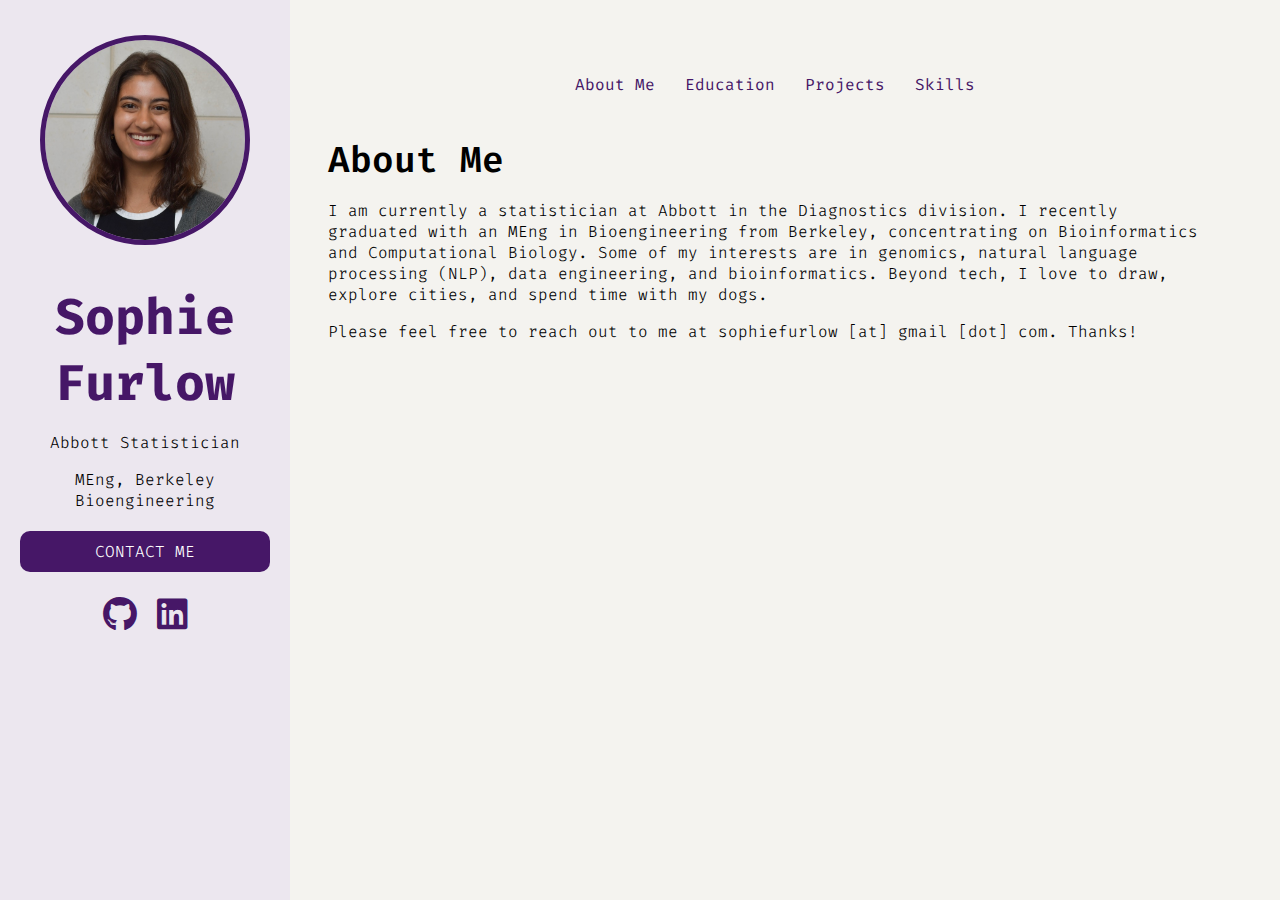
<file: index.html>
<!DOCTYPE html>
<html>

<head>
  <title>Sophie Furlow - Homepage</title>
  <link rel="stylesheet" href="./assets/css/styles.css">
  <link rel="stylesheet" href="https://cdnjs.cloudflare.com/ajax/libs/font-awesome/6.0.0-beta3/css/all.min.css">
  <link rel="preconnect" href="https://fonts.googleapis.com">
  <link rel="preconnect" href="https://fonts.gstatic.com" crossorigin>
  <link href="https://fonts.googleapis.com/css2?family=Fira+Code:wght@300..700&display=swap" rel="stylesheet">
</head>

<body>
  <header>
    <div class="menu">
      <ul>
        <li><a href="#" onclick="showSection('aboutme')">About Me</a></li>
        <li><a href="#" onclick="showSection('education')">Education</a></li>
        <li><a href="#" onclick="showSection('projects')">Projects</a></li>
        <li><a href="#" onclick="showSection('skills')">Skills</a></li>
      </ul>
    </div>
  </header>
  <div class="sidebar">
    <img src="images/calid.jpg" alt="Sophie Furlow">
    <h1>Sophie Furlow</h1>
    <p>Abbott Statistician</p>
    <p>MEng, Berkeley Bioengineering</p>
    <a href="mailto:sophiefurlow@gmail.com" class="contact-button">CONTACT ME</a>
    <ul class="socials">
      <li><a href="https://github.com/sfurlow8" target="_blank">
          <i class="fab fa-github"></i>
        </a></li>
      <li><a href="http://www.linkedin.com/in/sophie-furlow" target="_blank">
          <i class="fab fa-linkedin"></i>
        </a></li>
    </ul>
  </div>

  <div class="main-content">
    <section id="aboutme" class="section">
      <h2>About Me</h2>
      <p>I am currently a statistician at Abbott in the Diagnostics division. I recently graduated with an MEng in Bioengineering 
        from Berkeley, concentrating on Bioinformatics and Computational Biology. Some of my interests are in genomics, 
        natural language processing (NLP), data engineering, and bioinformatics.
        Beyond tech, I love to draw, explore cities, and spend time with my dogs. </p>
      <p>Please feel free to reach out to me at sophiefurlow [at] gmail [dot] com. Thanks!</p>
    </section>
    <section id="education" class="section">
      <h3 class="school">University of California, Berkeley</h3>
      <h2 class="degree">Master of Engineering, Bioengineering</h2>
      <h4>Berkeley, CA. 2023-2024.</h4>
      <p>Concentration on Bioinformatics and Computational Biology.</p>
      <p>Relevant coursework:</p>
      <ul class="conc">
        <li>computational and functional genomics</li>
        <li>machine learning and optimization for computational biology</li>
        <li>natural language processing</li>
        <li>genome engineering</li>
        <li>business of healthcare</li>
        <li>communication for engineering leaders</li>
      </ul>
      <h3 class="school">Northwestern University</h3>
      <h2 class="degree">Bachelor of Science, Biomedical Computation</h2>
      <h4>Evanston, IL. 2019-2023.</h4>
      <p>Minor in Data Engineering. Magna Cum Laude Graduate. Tau Beta Pi Engineering Honor Society.</p>
      <p>Relevant coursework:</p>
      <ul>
        <li>optimization</li>
        <li>statistics and machine learning</li>
        <li>data structures and algorithms</li>
        <li>data engineering & development</li>
        <li>linear algebra & differential equations</li>
        <li>molecular & cell biology</li>
        <li>genetics</li>
      </ul>
    </section>
    <section id="projects" class="section">
      <h2>Projects</h2>
      <p></p>
      <div class="project" id="coma">
        <div class="project-content">
          <h3>Predicting Coma Recovery with Multimodal Machine Learning</h3>
          <p>ML, NLP, Python</p>
        </div>
      </div>
      <div class="project" id="yeast">
        <div>
          <h3>Transcriptional Analysis of Stress Responses in Yeast</h3>
          <p>Unsupervised learning, transcriptomics</p>
        </div>
      </div>
      <div class="project" id="pd">
        <div class="project-content">
          <h3>At-Home Screening for Parkinson's Disease</h3>
          <p>App development, Swift</p>
        </div>
      </div>
      <div class="project" id="dataeng">
        <div class="'project-content">
          <h3>Data Engineering Pipeline Design</h3>
          <p>AWS, Airflow, Pyspark, PostgreSQL</p>
        </div>
      </div>
      <div class="project" id="tumor">
        <div class="'project-content">
          <h3>DenseNet Classification of Tumor Images</h3>
          <p>DL, image segmentation</p>
        </div>
      </div>

      <div class="modal-container" id="modal-container-coma">
        <div class="modal">
          <button id="close-coma" style="float: right;">x</button>
          <h1>Predicting Coma Recovery with Machine Learning of Multimodal Data</h1>
          <h2>UC Berkeley and UC San Francisco, 2023-2024</h2>
          <div class="container">
            <p>The standard of care in ICUs is to observe comatose patients for several days before making treatment
              decisions, but early action can lead to better recovery outcomes. We are deploying a model trained on
              historical patients’ neurophysiological data and doctor-written notes to predict the likely recovery
              outcome of new patients. The prediction is a decision support tool that helps physicians make earlier
              treatment decisions to help patients reach a higher level of functional independence post-coma. Using
              Python, we cluster the similarity of brainwave patterns and use natural language processing to correlate
              keywords in patients’ notes to their likely recovery outcomes.
              This work is in the process of publication.</p>
            <img src="images/visual_asset.jpg" alt="coma_visual">
          </div>

          <p><a href="https://github.com/sfurlow8/NLP-of-Medical-Notes" target="_blank">Github</a></p>
          <p><a href="images/brief.pdf" target="_blank">Project brief</a></p>
        </div>
      </div>

      <div class="modal-container" id="modal-container-yeast">
        <div class="modal">
          <button id="close-yeast" style="float: right;">x</button>
          <h1>Transcriptional Analysis of Stress Responses in Yeast</h1>
          <h2>Northwestern University and NSF Simons Center for Quantitative Biology, 2021</h2>
          <p>The goal of the project was to investigate multi-kinase control of environmental stress responsive
            transcription in yeast. What kinases transmit stress signals and what roles of theirs are contingent on
            the environment? My research sought to build on research presented in Mace PLOS 2020 that showed how
            kinases are involved in regulating genes in particular environments.
            I aligned RNA-seq transcripts to a yeast reference genome using STAR in a computing cluster and analyzed them 
            using DESeq2. Using GO analysis and further research on the genotypes clustered together in PCA-reduced space,
            I created an ontological tree of molecular functions. I reasoned that the structure revealed in the PCA plot 
            of the first 2 components forms due to common nucleic binding activity.
          </p>
          <img src="images/yeast_img.jpg" alt="pdscreen" id="yeast_img">
          <p><a href="https://github.com/sfurlow8/Transcriptional-Analysis-of-Stress-Responses"
              target="_blank">Github</a></p>
        </div>
      </div>

      <div class="modal-container" id="modal-container-pd">
        <div class="modal">
          <button id="close-pd" style="float: right;">x</button>
          <h1>At-Home Screening for Parkinson's Disease</h1>
          <h2>UC Berkeley, 2024</h2>
          <div class="container">
            <p>Here we built PDScreen, a mobile app designed to screen at-risk patients for symptoms of Parkinson's at
              home. This app prototype combines a questionnaire, speech recognition, finger tapping, and gait analysis.
              The app is intended to perform parts of the UPDRS (Unified Parkinson’s Disease Rating Scale) screening and
              relay the information to trained neurologists.
              The project was developed over a 2-week period as part of the iHackHealth Appathon hosted by UC Berkeley
              and Apple.
            </p>
            <img src="images/pdscreen.jpg" alt="pdscreen" id="pd_img">
          </div>
          <p><a href="https://github.com/floriankri/PDScreen_iHackHealth_2024" target="_blank">Github (with app
              demo)</a></p>
          <p><a href="images/pd_pitch.pdf" target="_blank">Pitch deck</a></p>
        </div>
      </div>
  </div>

  <div class="modal-container" id="modal-container-dataeng">
    <div class="modal">
      <button id="close-dataeng" style="float: right;">x</button>
      <h1>Data Engineering Pipeline Design</h1>
      <h2>Northwestern University, 2023</h2>
      <p>I completed this project with one team member in order to become comfortable with the ETL workflow using
        PostgreSQL in AWS.
        We set up a pipeline in Airflow that took webscraped information and a dataset of patients' cardiovascular
        symptoms and performed processing and feature engineering using PySpark and MapReduce.
        The processed data was fed into a Logistic Regression, Random Forest, and SVM models with cross validation for
        evaluation on a test set to pick the best model. </p>
      <img src="images/dag.jpg" alt="airflow dag" id="dag_img">
      <p><a href="https://github.com/sfurlow8/Data-Eng-Pipeline-Design/tree/main" target="_blank">Github</a></p>
    </div>
  </div>

  <div class="modal-container" id="modal-container-tumor">
    <div class="modal">
      <button id="close-tumor" style="float: right;">x</button>
      <h1>DenseNet Classification of Tumor Images</h1>
      <h2>UC Berkeley, 2024</h2>
      <p>One team member and I are using images and masks from the NuCLS crowdsourced dataset to train a neural network
        that classifies slide images of cells into tumors, sTIL cells, and stromal cells.
        We have written a DenseNet architecture with 6 dense blocks that can learn multiclass and binary classification
        tasks with up to 85% accuracy on validation sets.
        We run training and validation for the model with roughly 9 million parameters on a high performance computing
        cluster. Images like the one shown below are cropped
        into smaller images containing single nuclei on which the model is trained.</p>
      <img src="images/dense.jpg" alt="tumor cells in slide" id="dense_img">
    </div>
  </div>

  </section>

  <section id="skills" class="section">
    <h2>Skills</h2>
    <section class="skill_cat">
      <h3>Languages</h3>
      <ul>
        <li>Python</li>
        <li>R</li>
        <li>MATLAB</li>
        <li>SQL</li>
        <li>Bash scripting</li>
        <li>JavaScript</li>
        <li>HTML</li>
        <li>Basic C, C++</li>
      </ul>
    </section>
    <section class="skill_cat">
      <h3>Data science</h3>
      <ul>
        <li>Natural Language Processing</li>
        <li>Machine learning</li>
        <li>Deep learning</li>
        <li>PyTorch</li>
        <li>TensorFlow</li>
        <li>PySpark, MapReduce</li>
        <li>Bioconductor</li>
        <li>Biostatistics</li>
        <li>Genome alignment and genomics</li>
      </ul>
    </section>
    <section class="skill_cat">
      <h3>Data management</h3>
      <ul>
        <li>AWS, Azure, GCP</li>
        <li>BigQuery</li>
        <li>Docker</li>
        <li>PostgreSQL</li>
        <li>Airflow</li>
        <li>Git</li>
        <li>High performance computing</li>
      </ul>
    </section>
    <section class="skill_cat">
      <h3>Communication & Creative</h3>
      <ul>
        <li>Presentations & public speaking</li>
        <li>Design methodologies</li>
        <li>Prototyping</li>
        <li>Writing</li>
        <li>Adobe Illustrator</li>
      </ul>
    </section>
</section>
  </div>

  <script src="script.js"></script>
</body>

</html>
</file>
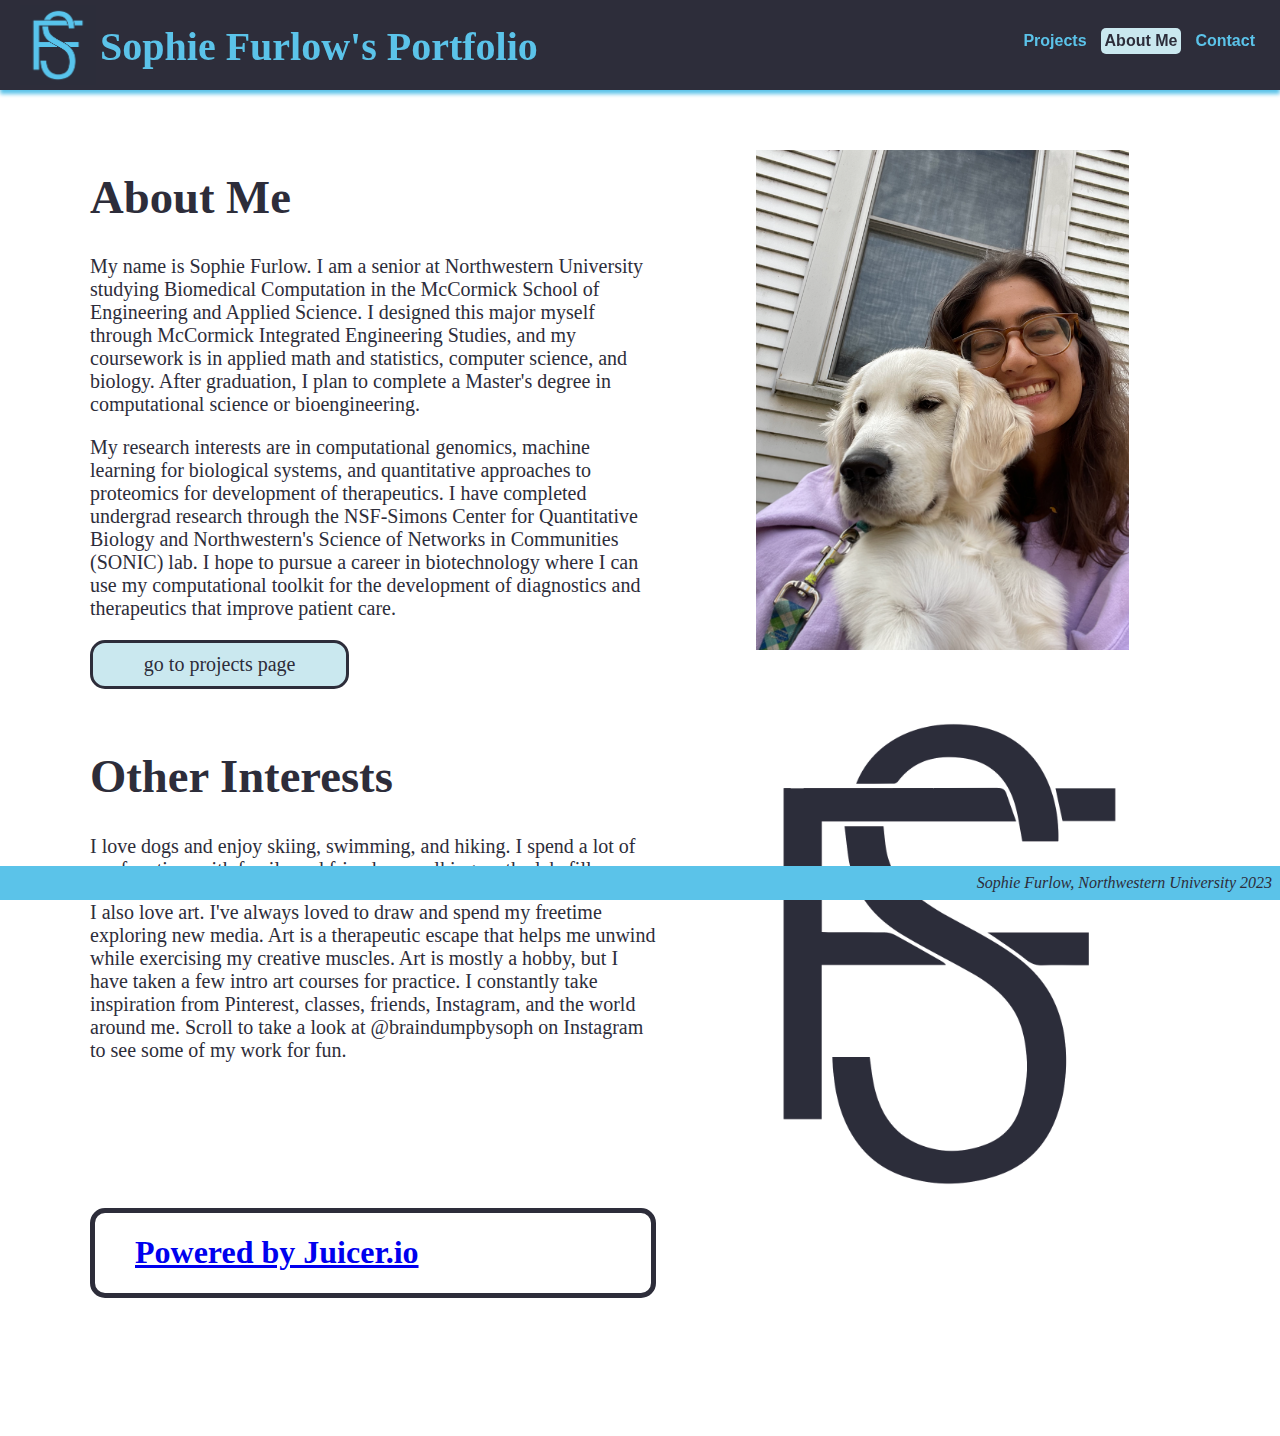
<file: about.html>
<!DOCTYPE html>
<!--this HTML file creates the About Me page on the portfolio site-->
<html lang="en">
   <head>
      <title>Sophie Furlow's Portfolio</title>
      <link rel="stylesheet" href="portfolio.css">
      <link href="https://fonts.googleapis.com/icon?family=Material+Icons"
      rel="stylesheet">
      <meta charset="utf-8">
      <title>About Me Page</title>
   </head>
   <body>
    <nav role=navigation class="top-nav">
        <img class="headbar-logo" src="mylogo.png" alt="Small SF logo, turquoise on dark blue background">
        <h1>Sophie Furlow's Portfolio</h1>
        <ul>
            <a href="index.html" role="button">
                <li>Projects</li>
            </a>   
            <li nav aria-current=page>About Me</li>
            <a href="contact.html" role="button">
                <li>Contact</li>
            </a>
        </ul>
    </nav>
    <main>
        <div class="about-wrapper-2"> <!--contains all About info and photos and Instagram feed-->
        <div class="about-wrapper"> <!--contains About sections and descriptions-->
            <h1>About Me</h1>
                <p>My name is Sophie Furlow. I am a senior at Northwestern University
            studying Biomedical Computation in the McCormick School of Engineering and Applied Science.
            I designed this major myself through McCormick Integrated Engineering Studies, and 
            my coursework is in applied math and statistics, computer science, and biology. After 
            graduation, I plan to complete a Master's degree in computational science or bioengineering.
                </p>
                <p>My research interests are in computational genomics, machine learning for biological systems,
            and quantitative approaches to proteomics for development of therapeutics. I have completed undergrad
            research through the NSF-Simons Center for Quantitative Biology and Northwestern's Science of 
            Networks in Communities (SONIC) lab. I hope to pursue a career in biotechnology where I can use my
            computational toolkit for the development of diagnostics and therapeutics that improve patient care. 
                </p>
            <div class="project-button"> <!--button links to project page-->
                <a href="index.html" role="button">
                    <p class="go-to">go to projects page</p>
                </a>
            </div>    
            <h1>Other Interests</h1>
                <p>I love dogs and enjoy skiing, swimming, and hiking. I spend a lot of my free time with family and friends
                    or walking on the lakefill. 
                </p>
                <p>I also love art. I've always loved to draw and spend my freetime exploring new media. Art is a therapeutic 
            escape that helps me unwind while exercising my creative muscles. Art is mostly a hobby, but I have taken a 
            few intro art courses for practice. I constantly take inspiration from Pinterest, classes, friends, Instagram,
            and the world around me. Scroll to take a look at @braindumpbysoph on Instagram to see some of my work for fun. 
                </p>
                
        </div> <!--end of about-wrapper-->
        <div class="image-wrapper"> <!--photos to be arranged next to About info-->
            <img src="dogpic.png" alt="Picture of Sophie holding a dog">
            <img src="bluewhitelogo.png" alt="Large dark blue SF logo">
        </div>
        <div class="instagram"> <!--embed Instagram feed using juicer.io-->
            <script src="https://assets.juicer.io/embed.js" type="text/javascript"></script>
            <link href="https://assets.juicer.io/embed.css" media="all" rel="stylesheet" type="text/css" />
            <ul class="juicer-feed" data-feed-id="braindumpbysoph" data-origin="embed-code"><h1 class="referral"><a href="https://www.juicer.io">Powered by Juicer.io</a></h1></ul></div>
        </div> <!--end of about-wrapper-2-->
    </main>

    <div class="spacer"></div>
    <div class="footer">Sophie Furlow, Northwestern University 2023</div>

   </body>
</file>
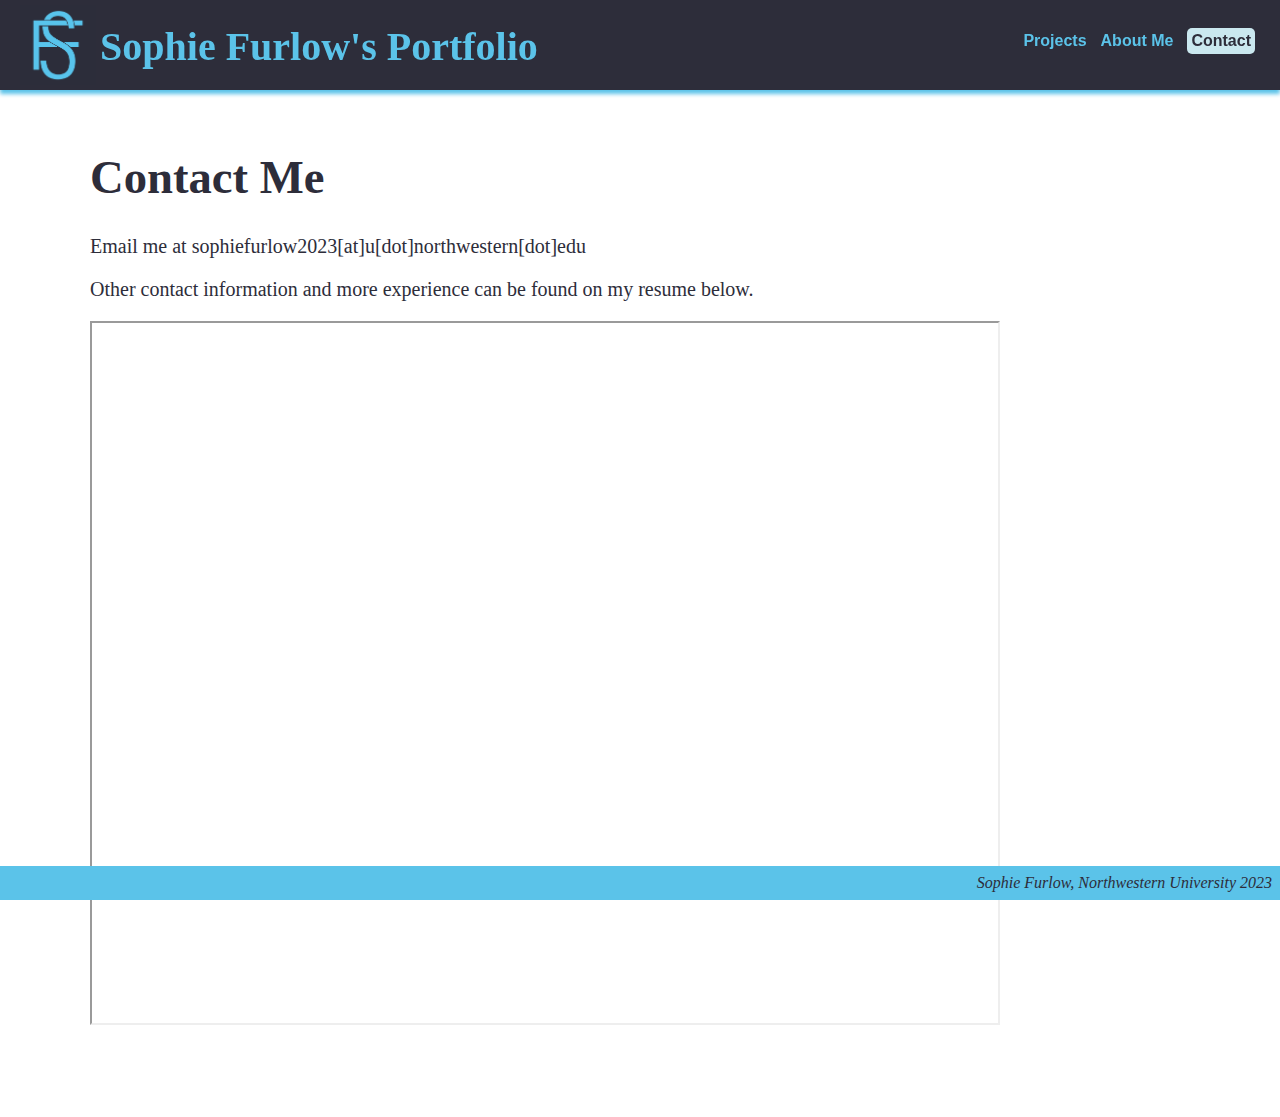
<file: contact.html>
<!DOCTYPE html>
<!--this HTML file creates the Contact page on the portfolio website-->
<html lang="en">
   <head>
      <title>Sophie Furlow's Portfolio</title>
      <link rel="stylesheet" href="portfolio.css">
      <link href="https://fonts.googleapis.com/icon?family=Material+Icons"
      rel="stylesheet">
      <meta charset="utf-8">
      <title>Contact Page</title>
   </head>
   
   <body>
    <nav role=navigation class="top-nav">
        <img class="headbar-logo" src="mylogo.png" alt="Small SF logo, turquoise on dark blue background">
        <h1>Sophie Furlow's Portfolio</h1>
        <ul>
            <a href="index.html" role="button">
                <li>Projects</li>
            </a>   
            <a href="about.html">
                <li >About Me</li>
            </a>
            <li aria-current=page>Contact</li>
        </ul>
    </nav>
    <main class="project-block">
        <h1 class="project-title">Contact Me</h1>
        <p class="project-desc">Email me at sophiefurlow2023[at]u[dot]northwestern[dot]edu</p>
        <p class="project-desc">Other contact information and more experience can be found on my resume below.</p>
        <div class="resume"> <!--insert scrollable copy of resume pdf-->   
            <iframe src="myresume.pdf"></iframe>
        </div>
    </main>

    <div class="spacer"></div>
    <div class="footer">Sophie Furlow, Northwestern University 2023</div>
    </body>
</file>
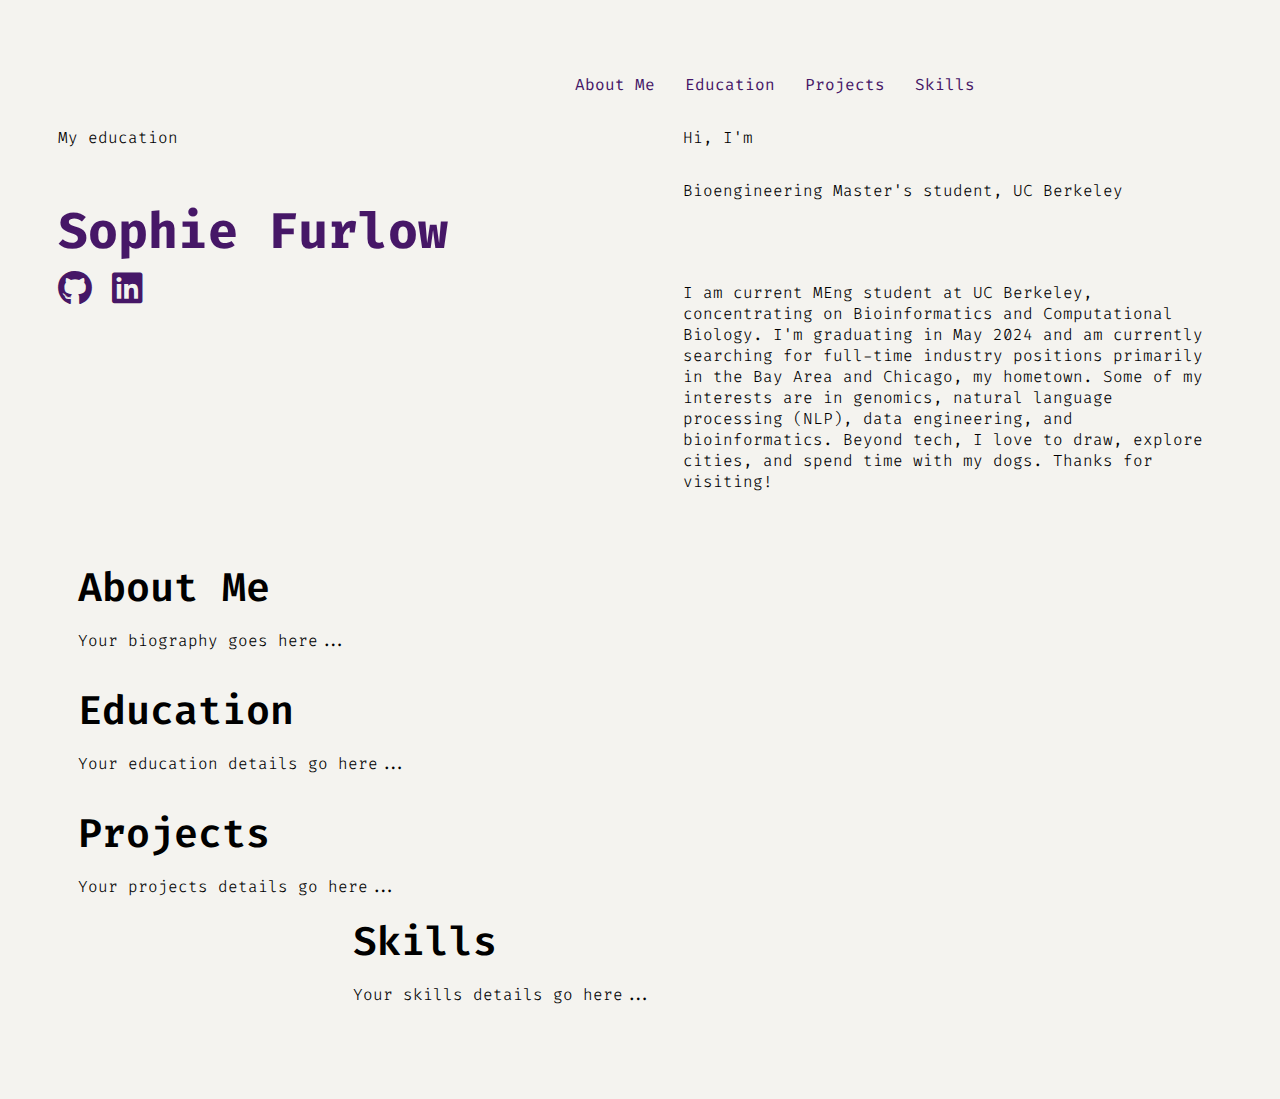
<file: education.html>
<!DOCTYPE html> 
<html>
  <head>
    <title>Sophie Furlow - Homepage</title>
    <link rel="stylesheet" href="./assets/css/styles.css">
    <link rel="stylesheet" href="https://cdnjs.cloudflare.com/ajax/libs/font-awesome/6.0.0-beta3/css/all.min.css">
    <link rel="preconnect" href="https://fonts.googleapis.com">
    <link rel="preconnect" href="https://fonts.gstatic.com" crossorigin>
    <link href="https://fonts.googleapis.com/css2?family=Fira+Code:wght@300..700&display=swap" rel="stylesheet">
  </head>
  
  <body>
    <header>
      <div class="menu">
        <ul>
          <li><a href="index.html">About Me</a></li>
          <li><a href="education.html">Education</a></li>
          <li><a href="projects.html">Projects</a></li>
          <li><a href="skills.html">Skills</a></li>
      </ul>
      </div>
    </header>
    <div class="container">
      <p>My education</p>

    <p>Hi, I'm</p>  
    <h1>Sophie Furlow</h1>
    <p>Bioengineering Master's student, UC Berkeley</p>
    <ul class="socials">
        <li><a href="https://github.com/sfurlow8" target="_blank">
            <i class="fab fa-github"></i>
        </a></li>
        <li><a href="http://www.linkedin.com/in/sophie-furlow" target="_blank">
            <i class="fab fa-linkedin"></i>
        </a></li>
    </ul>
    <p>I am current MEng student at UC Berkeley, concentrating on Bioinformatics and Computational Biology. 
        I'm graduating in May 2024 and am currently searching for full-time industry positions primarily in the Bay Area and Chicago, my hometown. 
        Some of my interests are in genomics, natural language processing (NLP), data engineering, and bioinformatics. 
        Beyond tech, I love to draw, explore cities, and spend time with my dogs. 
        Thanks for visiting! </p>
    <main>
        <section id="aboutme">
              <h2>About Me</h2>
              <p>Your biography goes here...</p>
        </section>
        <section id="education">
              <h2>Education</h2>
              <p>Your education details go here...</p>
        </section>
        <section id="projects">
              <h2>Projects</h2>
              <p>Your projects details go here...</p>
        </section>
        <section id="skills">
          <h2>Skills</h2>
          <p>Your skills details go here...</p>
        </section>
      </main>
    </div>
    <script src="script.js"></script>
  </body>
</html>
</file>
<file: assets/css/styles.css>
/* Github and LinkedIn icons ------------------------------------------------------------*/

.socials {
    list-style: none;
    padding: 0;
    margin: 0;
}

.socials li {
    display: inline-block;
    margin-right: 10px; 
}

.socials li:last-child {
    margin-right: 0; 
}

.socials a {
    text-decoration: none;
    color: #461767; 
    font-size: 35px; 
}

.socials a:hover {
    color: #461767; /* change color on hover */
    opacity: 0.5;
}

.socials a:active {
    color: #461767;
    opacity: 0.5;
}

/* Headings ------------------------------------------------------------------------*/

h1 {
    font-family: 'Fira Code', monospace;
    font-weight: 700;
    color: #461767;
    font-size: 50px;
    margin-bottom: 2px;
}

h2 {
    font-family: 'Fira Code', monospace;
    font-weight: 600;
    color: #000;
    font-size: 40px;
    margin-bottom: 2px;
}

body {
    font-family: 'Fira Code', monospace;
    background-color: #f4f3ef;
    font-weight: 300;
    padding: 50px;
}

/* Navigation menu ---------------------------------------------------------------------------*/

nav {
    position: fixed;
    background-color: #333;
    color: #fff;
    padding: 20px;
    width: 200px; 
    margin-left: 250px; 
}

nav a {
    color: #461767;
    text-decoration: none;
}

nav a:hover {
    text-decoration: underline;
}

main {
    padding: 20px;
}


/* Sections -------------------------------------------------------------------------------*/

.section {
    display: none;
}

.section h3 {
    color: #461767;
    margin-top: 5px;
    font-weight: 500;
}

.section h2 {
    color: black;
    font-size: 36px;
    font-weight: 600;
    margin-top: 5px;
    margin-bottom: 5px;
}

.section h4 {
    color: black;
    font-size: 12px;
    font-weight: 300;
    margin-top: 5px;
    margin-bottom: 5px;
}

.menu {
    display: flex;
    justify-content: center;
    margin-left: 250px; 
}

.menu ul {
    list-style: none;
}

.menu ul li {
    display: inline;
    margin-right: 20px;
}

.menu a {
    font-weight: 400;
    color: #461767;
    text-decoration: none;
}

.menu a:hover {
    text-decoration: underline;
}


/* Sidebar --------------------------------------------------------------------------------*/

.sidebar {
    position: fixed;
    top: 0;
    left: 0;
    width: 250px;
    height: 100%;
    background-color: #ece7ef;
    /* color: #461767; */
    padding: 20px;
    text-align: center;
}

.sidebar img {
    width: 200px;
    height: 200px; 
    object-fit: cover; 
    border-radius: 50%; 
    margin-top: 20px;
    margin-bottom: 5px;
    outline: 5px solid #461767;
}

.main-content {
    margin-left: 250px; /* width of sidebar + margin */
    padding: 20px;
}

.contact-button {
    display: block;
    margin-top: 20px;
    margin-bottom: 20px; 
    padding: 10px 10px;
    background-color: #461767;
    color: #fff;
    text-decoration: none;
    text-align: center;
    border: none;
    border-radius: 10px;
    cursor: pointer;
}

.contact-button:hover {
    border: 3px solid #461767;
    background-color: #ece7ef;
    color: #461767;
}

/* Page preferences ----------------------------------------------------------------------------*/

.conc {
    margin-bottom: 60px;
}


#skills {
    margin-top: -15px;
    margin-left: 275px;
}


.close-button {
    margin-top: 20px;
    padding: 10px 20px;
    background-color: #ccc;
    border: none;
    cursor: pointer;
    z-index: 1; /* Ensure the close button is above the modal content */
}

.project { /*display project cards in a horizontal list under each subject*/
    vertical-align: top;
    margin-inline-end: 20px;
    display: inline-block;
    width: 250px;
    height: 200px;
    padding: 10px;
    margin-bottom: 50px;
    margin-left: 30px;
    border: 3px solid #461767;
    border-radius: 15px;
    background-color: white;
    box-shadow: 8px 8px #461767;
}

.project:hover { /*change color of project cards when hovering*/
    background-color: #ece7ef;
    box-shadow: 8px 8px #461767;
}



/* Modal tutorial ---------------------- */
.modal-container {
    background-color: rgba(0,0,0,0.3);
    display: flex;
    align-items: center;
    justify-content: center;
    position: fixed;
    top: 0;
    left: 0;
    height: 100vh;
    width: 100vw;
    opacity: 0;
    pointer-events: none;
    transition: opacity 0.3s ease;
}

.modal-container.show {
    pointer-events: auto;
    opacity: 1;
}

.modal {
    background-color: white;
    border-radius: 10px;
    padding: 30px 50px;
    width: 900px;
    max-width: 100%;
}

.modal h1 {
    font-family: 'Fira Code', monospace;
    font-weight: 500;
    color: #461767;
    font-size: 20px;
    margin-bottom: 2px;
}

.modal h2 {
    font-family: 'Fira Code', monospace;
    font-weight: 300;
    color: #000;
    font-size: 15px;
    margin-bottom: 2px;
}

.modal body {
    font-family: 'Fira Code', monospace;
    font-weight: 300;
    padding: 80px;
}

.modal img {
    margin-top: 50px;
    width: 500px;
    height: 300px;
}

#pd_img {
    margin-top: 30px;
    width: 300px;
    height: 400px;
}

#yeast_img {
    display: block;
    margin-left: auto;
    margin-right: auto;
    margin-top: 20px;
    width: 500px;
    height: 250px;
}

#dag_img {
    display: block;
    margin-left: auto;
    margin-right: auto;
    width: 600px;
    height: 300px;
}

#dense_img {
    display: block;
    margin-left: auto;
    margin-right: auto;
    width: 600px;
    height: 300px;
}

.container {
    display: grid;
    grid-template-columns: auto auto;
    column-gap: 10px;
}

button {
    border-radius: 5px;
    border: 2px solid #461767;
    background-color: #461767;
    color: white;
    font-family: 'Fira Code', monospace;
    font-size: 20px;
    box-shadow: none;
}
</file>
<file: portfolio.css>
/*portfolio.css provides the styles for: 
index.html
about.html
contact.html
mapplanner.html
baseball.html
ipodproj.html
compbio.html
quantbio.html
machinelearn.html
coloring.html
design.html*/

/*

Global styles

*/
nav.top-nav {
    background-color: #2D2D3A;
    position: fixed;
    overflow: hidden;
    top: 0px;
    right: 0px;
    left: 0px;
    box-shadow: 0px 4px 4px #5BC3E9; 
    height: 90px;
    z-index: 1;
}

main {
    margin-top: 100px;
    margin-left: 2em;
}

nav [aria-current=page]{
    background-color: #CAE8EF;
    border-radius: 5px;
    padding: 4px;
}

nav.top-nav [aria-current=page]{ 
    color: #2D2D3A;
}

nav.top-nav h1 {
    display: inline-block;
    position: relative;
    margin-top: 10px;
    left: 20px;
    top: -20px;
    font-family:'Rockwell';
    color: #5BC3E9;
    font-weight: bold;
    font-size: 30pt;
}

nav.top-nav ul{
    list-style: none;
    text-align: right;
    position: relative;
    top: -40px;
    right: 20px;
}

nav.top-nav li{
    display: inline-block;
    position: relative;
    top: -70px;
    font-family: sans-serif;
    font-weight: bold;
    color: #5BC3E9;
    margin: 5px;
    user-select: none;
}

nav.top-nav li:hover {
    text-decoration: underline;
    text-decoration-color: #5BC3E9;
}

.headbar-logo {
    position: relative;
    top: 5px;
    left: 20px;
    height: 80px;
}

.spacer{
    padding: 40px; /*add space between the last list of projects and the end of the pg*/
}

.footer {
    position: fixed;
    left: 0px;
    right: 0px;
    bottom: 0px;
    padding: 8px;
    background-color: #5BC3E9;
    text-align: right;
    font-family: "Verdana";
    font-style: italic;
    color: #2D2D3A;
}

/*

Landing Page

*/

.welcome {
    background: url('NUpic.png');
    background-size: cover;
    background-position: left;
    overflow: hidden;
    width: 100%;
    margin-left: -10px; /*shift the background image to span the page width */
    padding-top: 150px;
    padding-bottom: 200px;
    padding-left: 100px;
}

.welcome h1 {
    text-align: left;
    font-size: 60pt;
    font-family: "Verdana";
    color: #2D2D3A;
    text-shadow: 4px 4px #5BC3E9;
}

.welcome p {
    font-family: "Verdana";
    font-size: 15pt;
    color: #2D2D3A;
}

.subj {
    margin-top: 10px;
    padding-top: 30px;
    padding-bottom: 0px;
    font-family: "Rockwell";
    font-size: 35pt;
    color: #2D2D3A;
}

.project { /*display project cards in a horizontal list under each subject*/
    vertical-align: top;
    margin-inline-end: 20px;
    display: inline-block;
    width: 250px;
    height: 300px;
    padding: 10px;
    border: 3px solid #2D2D3A;
    border-radius: 15px;
    background-color: #CAE8EF;
}

.project h1 {
    font-family: "verdana";
    font-weight: bold;
    color: #2D2D3A;
}

.project p {
    font-family: "verdana";
    color: #2D2D3A;
}

.portfolio-list {
    margin-left: 30px;
    margin-top: -50px;
}
 
.section {
    margin-left: 30px;
}

i {
    display: inline-block;
    size: 10px;
    color: #2D2D3A;
}

.section div:hover { /*change color of project cards when hovering*/
    background-color: white;
    box-shadow: 8px 8px #2D2D3A;
}


/*

About Page

*/

.about-wrapper {
    padding-top: 10px;
}

.about-wrapper h1 {
    margin-top: 60px;
    font-family: "Rockwell";
    font-weight: bold;
    font-size: 35pt;
    color: #2D2D3A;
}

.about-wrapper p {
    font-family: "Verdana";
    font-size: 15pt; 
    color:#2D2D3A;    
}

.go-to {
    width: 175pt;
    padding: 10px;
    text-align: center;
    text-decoration: none;
    color: #2D2D3A;
    font-family: "Verdana";
    font-size: 15pt;
    border: 3px solid #2D2D3A;
    border-radius: 15px;
    background-color: #CAE8EF;
}

.project-button a {
    text-decoration: none;
}

.go-to:hover {
    background-color: white;
    box-shadow: 4px 4px #2D2D3A;
}

.image-wrapper img{
    height: 500px;
    padding-top: 50px;
    padding-left: 100px;
}

.about-wrapper-2 {
    display: grid;
	grid-template-columns: 1fr 1fr;
    margin: 50px;
}

.instagram {
    border: 5px solid #2D2D3A;
    border-radius: 15px;
}

/*

Contact Page

*/

.resume iframe {
    width: 80%;
    height:700px;
}

/*

Project Pages

*/

.project-title {
    margin-top: 60px;
    padding-top: 50px;
    font-family: "Rockwell";
    font-weight: bold;
    font-size: 35pt;
    color: #2D2D3A;
}

.project-desc {
    font-family: "Verdana";
    font-size: 15pt; 
    color:#2D2D3A; 
}

.project-block {
    padding-left: 50px;
    padding-right: 50px;
}

.document iframe {
    width: 80%;
    height:700px;
}

.ipod-imgs {
    display: inline;
}

.ipod-imgs img {
    width: 350px;
}

#quantbio-slides {
    width: 70%;

}
</file>
